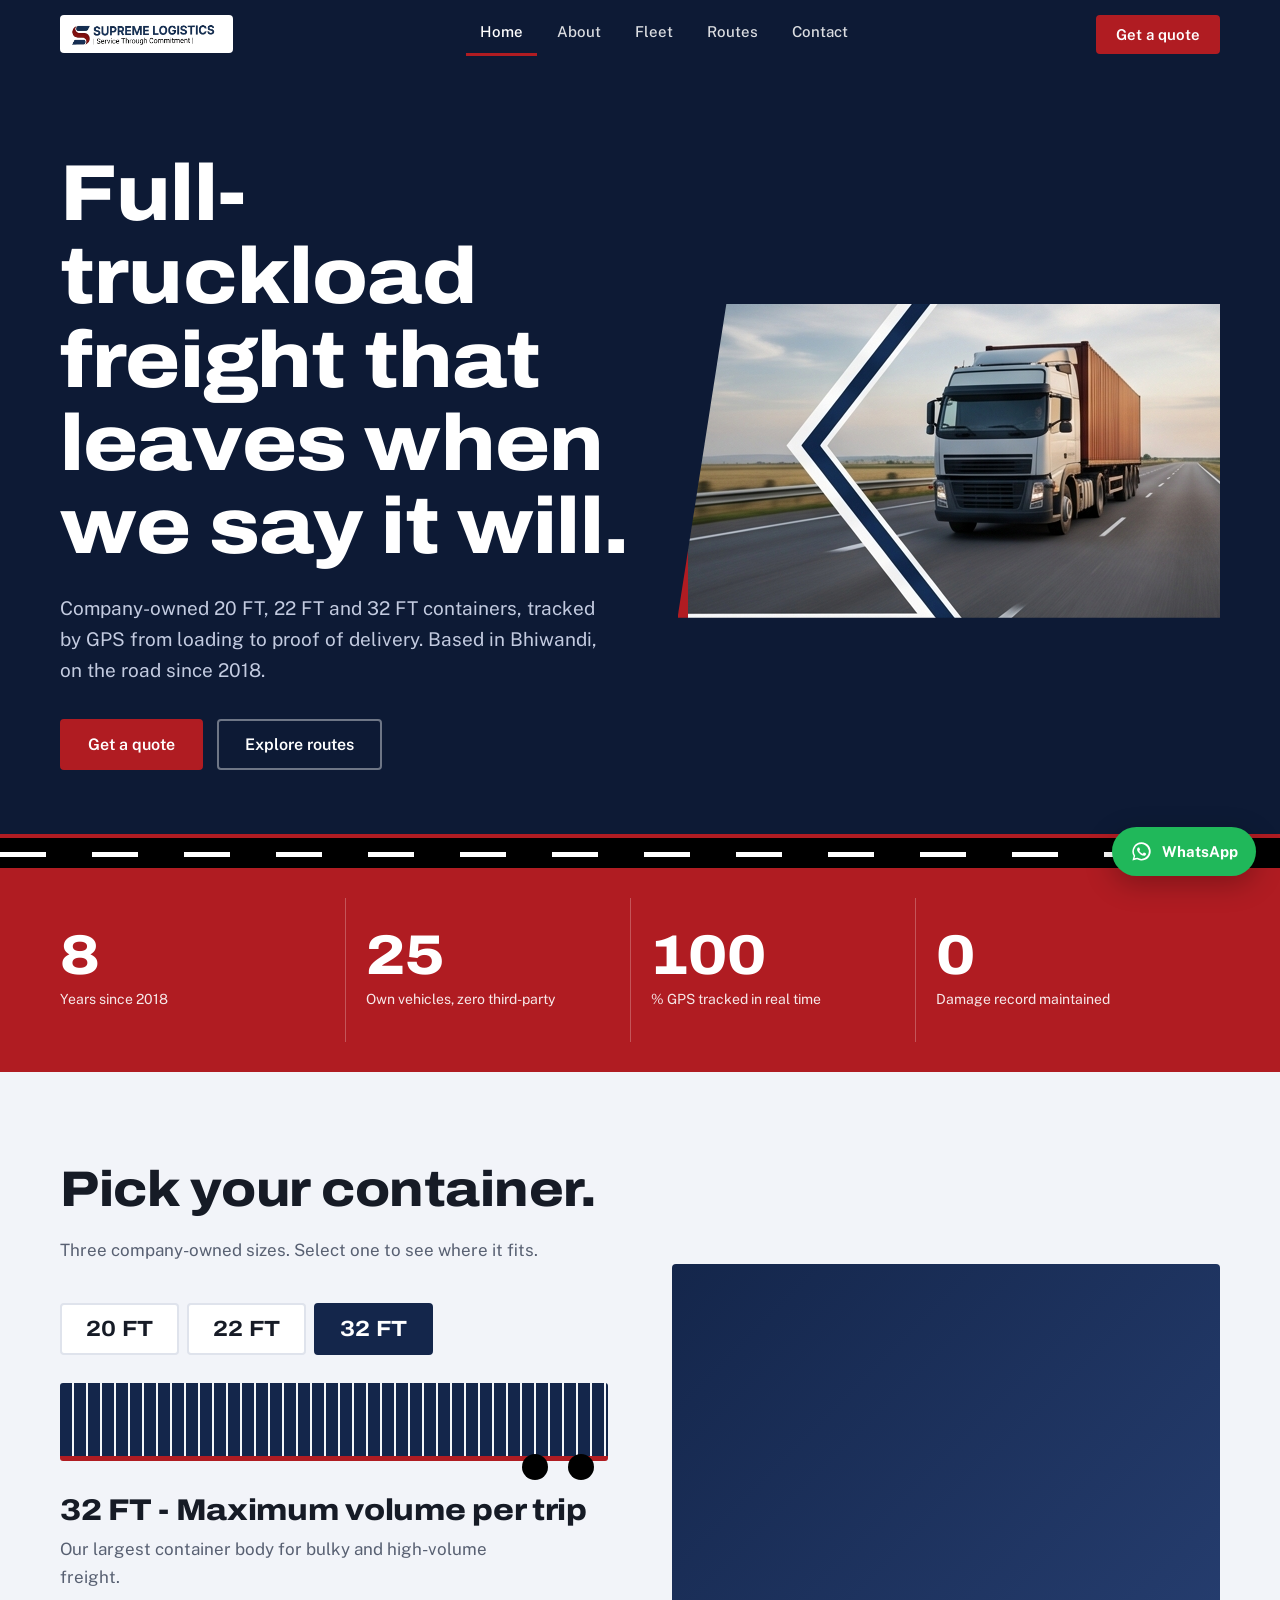
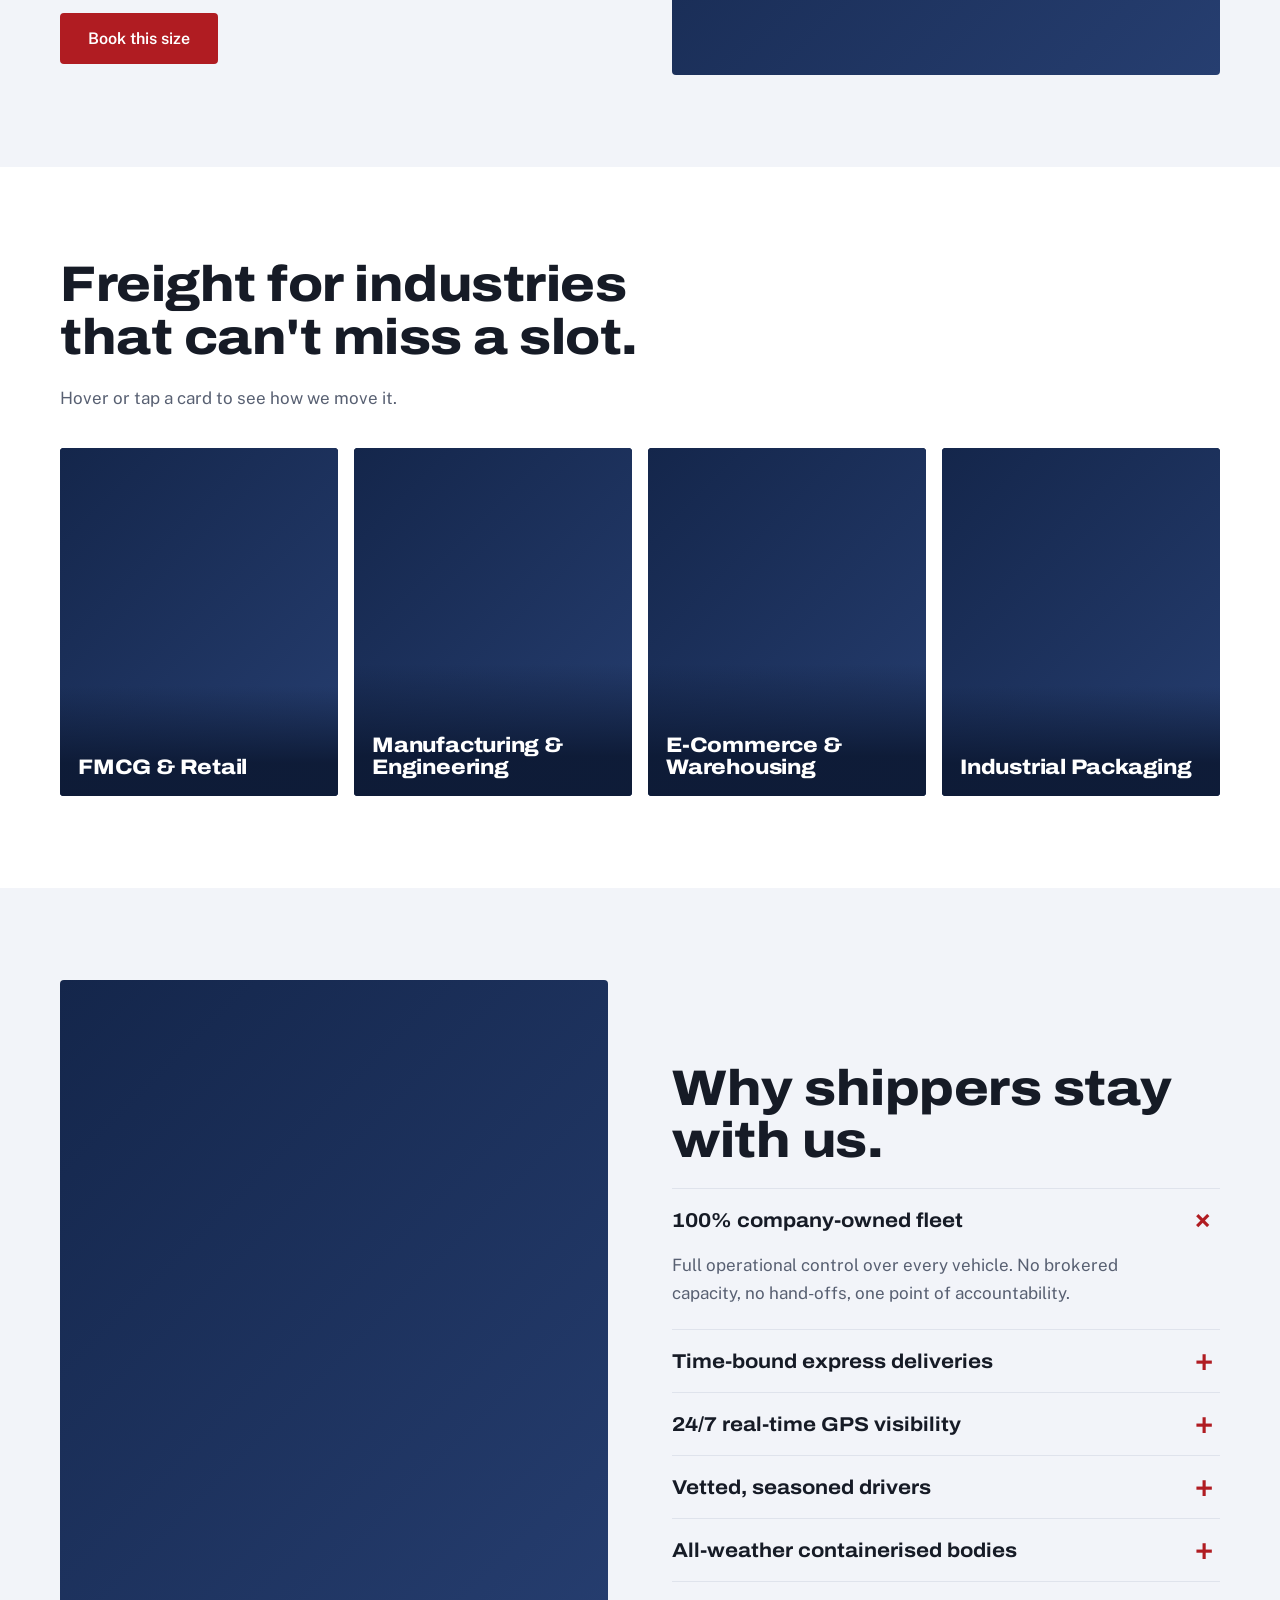
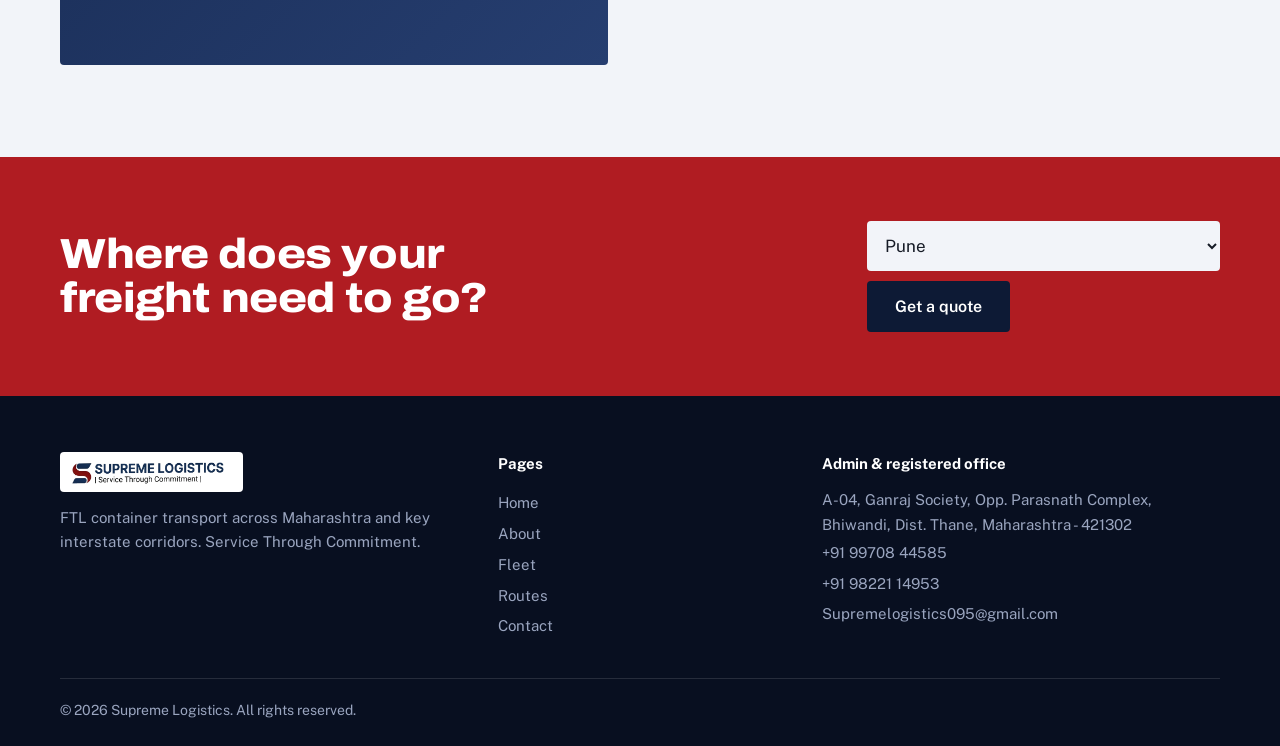
<file: index.html>
<!DOCTYPE html>
<html lang="en"><head><meta charset="utf-8"><meta name="viewport" content="width=device-width, initial-scale=1">
<title>FTL Container Transport, Maharashtra & Interstate | Supreme Logistics</title><meta name="description" content="Company-owned, GPS-tracked 20, 22 and 32 FT container trucks from Bhiwandi across Maharashtra and India.">
<link rel="preconnect" href="https://fonts.googleapis.com"><link rel="preconnect" href="https://fonts.gstatic.com" crossorigin>
<link href="https://fonts.googleapis.com/css2?family=Archivo:wdth,wght@62..125,500..900&family=Public+Sans:wght@400;500;600&display=swap" rel="stylesheet">
<link rel="stylesheet" href="styles.css?v=20261114-3"></head>
<body data-p="index"><div id="hd"></div><main>
<div class="hero"><div class="w"><div><h1>Full-truckload freight that leaves when we say it will.</h1><p>Company-owned 20 FT, 22 FT and 32 FT containers, tracked by GPS from loading to proof of delivery. Based in Bhiwandi, on the road since 2018.</p><div class="cta"><a class="btn" href="contact.html">Get a quote</a><a class="btn ghost" href="routes.html">Explore routes</a></div></div><div class="pic"><img src="assets/truck.png" alt="Supreme Logistics container truck on a highway" width="720" height="314"></div></div><div class="road" aria-hidden="true"></div></div>
<div class="stats"><div class="w"><div><b data-n="8">0</b><span>Years since 2018</span></div><div><b data-n="25">0</b><span>Own vehicles, zero third-party</span></div><div><b data-n="100">0</b><span>% GPS tracked in real time</span></div><div><b data-n="0">0</b><span>Damage record maintained</span></div></div></div>
<section class="soft"><div class="w"><h2>Pick your container.</h2><p class="lead">Three company-owned sizes. Select one to see where it fits.</p><div data-sizes></div></div></section>
<section><div class="w"><h2>Freight for industries that can't miss a slot.</h2><p class="lead">Hover or tap a card to see how we move it.</p><div class="ind">
<div class="card" tabindex="0"><div class="ph r45" data-src="ind-fmcg.jpg" data-cap="Image: ind-fmcg.jpg - packed FMCG cartons being loaded into a container"></div><div class="o"><h3>FMCG &amp; Retail</h3><p>Sealed full loads for consumer goods, on a timetable.</p></div></div>
<div class="card" tabindex="0"><div class="ph r45" data-src="ind-manufacturing.jpg" data-cap="Image: ind-manufacturing.jpg - factory floor with machinery or engineering parts ready to ship"></div><div class="o"><h3>Manufacturing &amp; Engineering</h3><p>Parts and finished equipment, protected in transit.</p></div></div>
<div class="card" tabindex="0"><div class="ph r45" data-src="ind-ecommerce.jpg" data-cap="Image: ind-ecommerce.jpg - warehouse racks and parcels at a fulfilment centre"></div><div class="o"><h3>E-Commerce &amp; Warehousing</h3><p>Scheduled line-haul between warehouses and hubs.</p></div></div>
<div class="card" tabindex="0"><div class="ph r45" data-src="ind-packaging.jpg" data-cap="Image: ind-packaging.jpg - rolls, pallets or industrial packaging material"></div><div class="o"><h3>Industrial Packaging</h3><p>Dry, tamper-free movement of packaging materials.</p></div></div></div></div></section>
<section class="soft"><div class="w two"><div class="ph r45" data-src="driver.jpg" data-cap="Image: driver.jpg - portrait of a uniformed Supreme Logistics driver beside his truck"></div><div><h2>Why shippers stay with us.</h2>
<details open><summary>100% company-owned fleet</summary><p>Full operational control over every vehicle. No brokered capacity, no hand-offs, one point of accountability.</p></details>
<details><summary>Time-bound express deliveries</summary><p>Planned routing and committed departure schedules you can build your own operations around.</p></details>
<details><summary>24/7 real-time GPS visibility</summary><p>Round-the-clock location tracking and full transparency from loading point to final delivery.</p></details>
<details><summary>Vetted, seasoned drivers</summary><p>Trained, background-checked professionals with long-haul experience, behind our zero damage record.</p></details>
<details><summary>All-weather containerised bodies</summary><p>Sealed containers keep consignments dry, secure and tamper-free in every season.</p></details></div></div></section>
<div data-cta></div>
</main><div id="ft"></div><script src="main.js?v=20261114-3"></script></body></html>
</file>
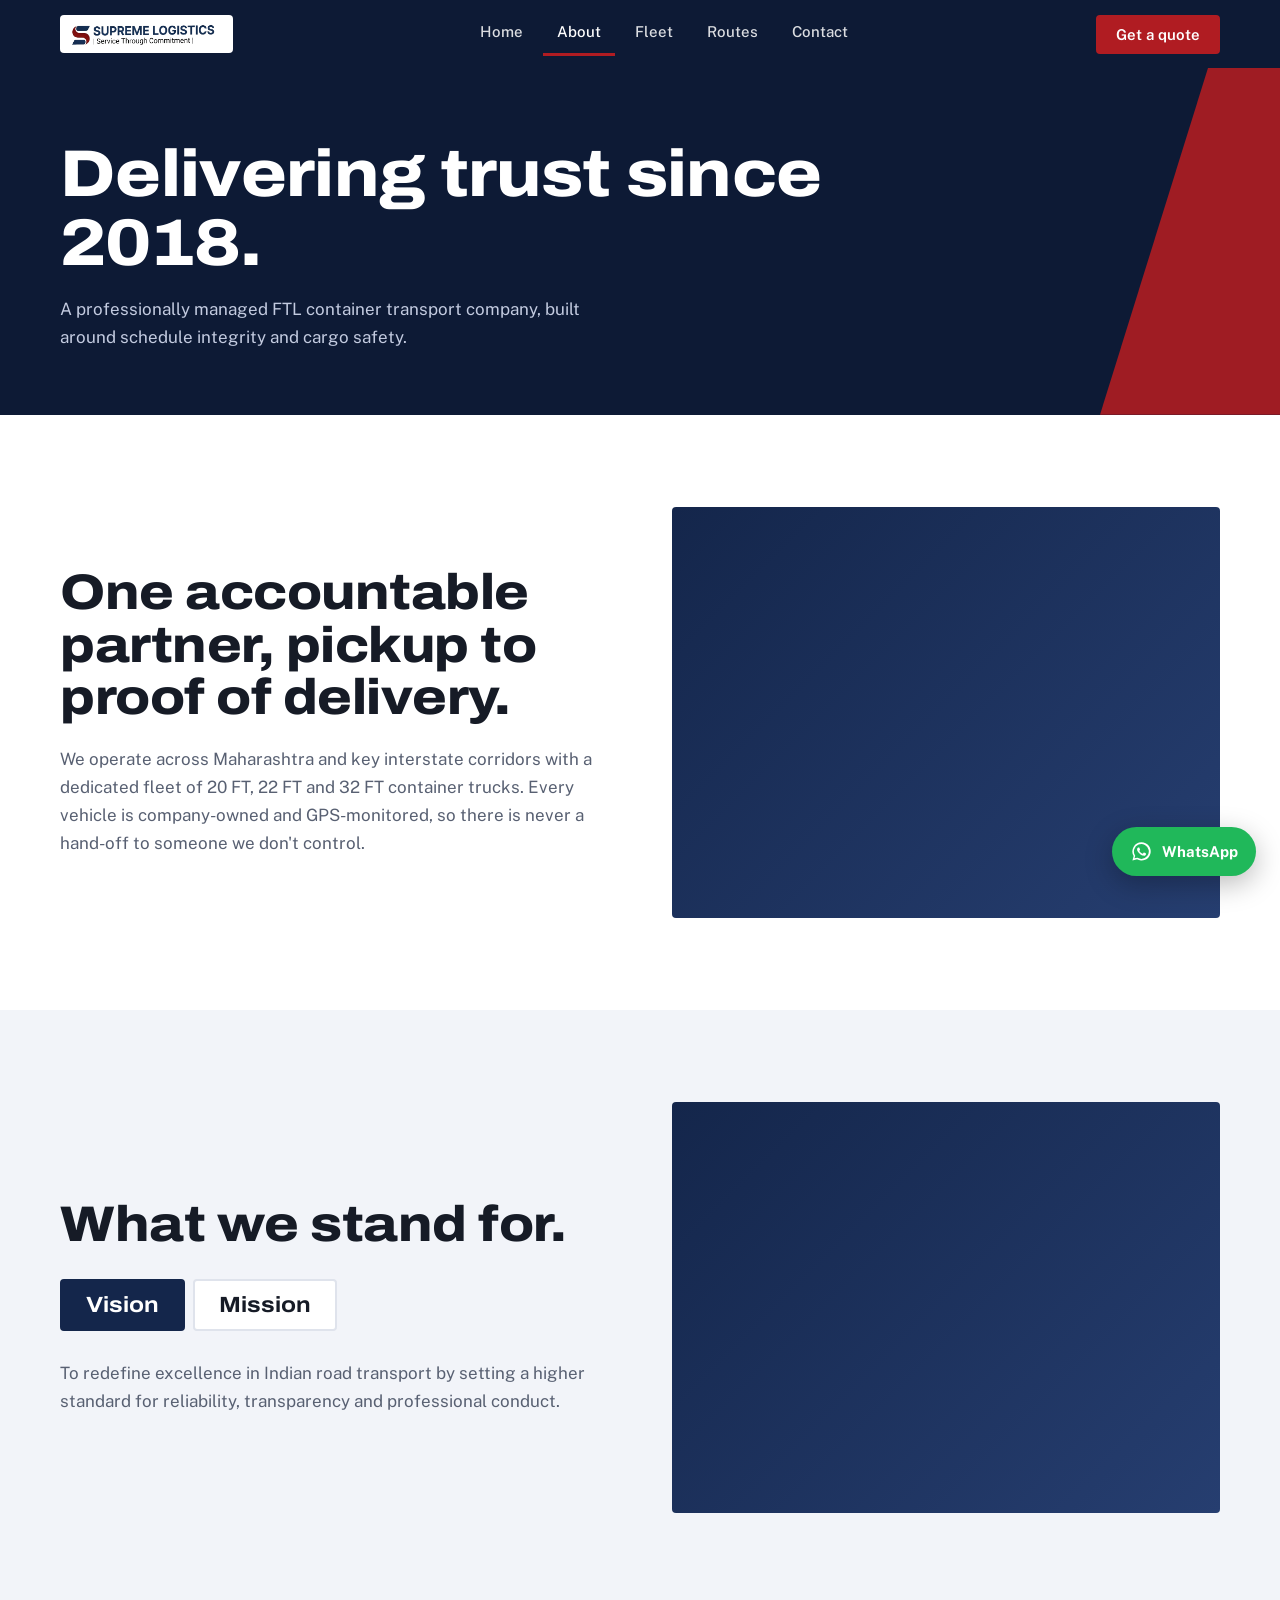
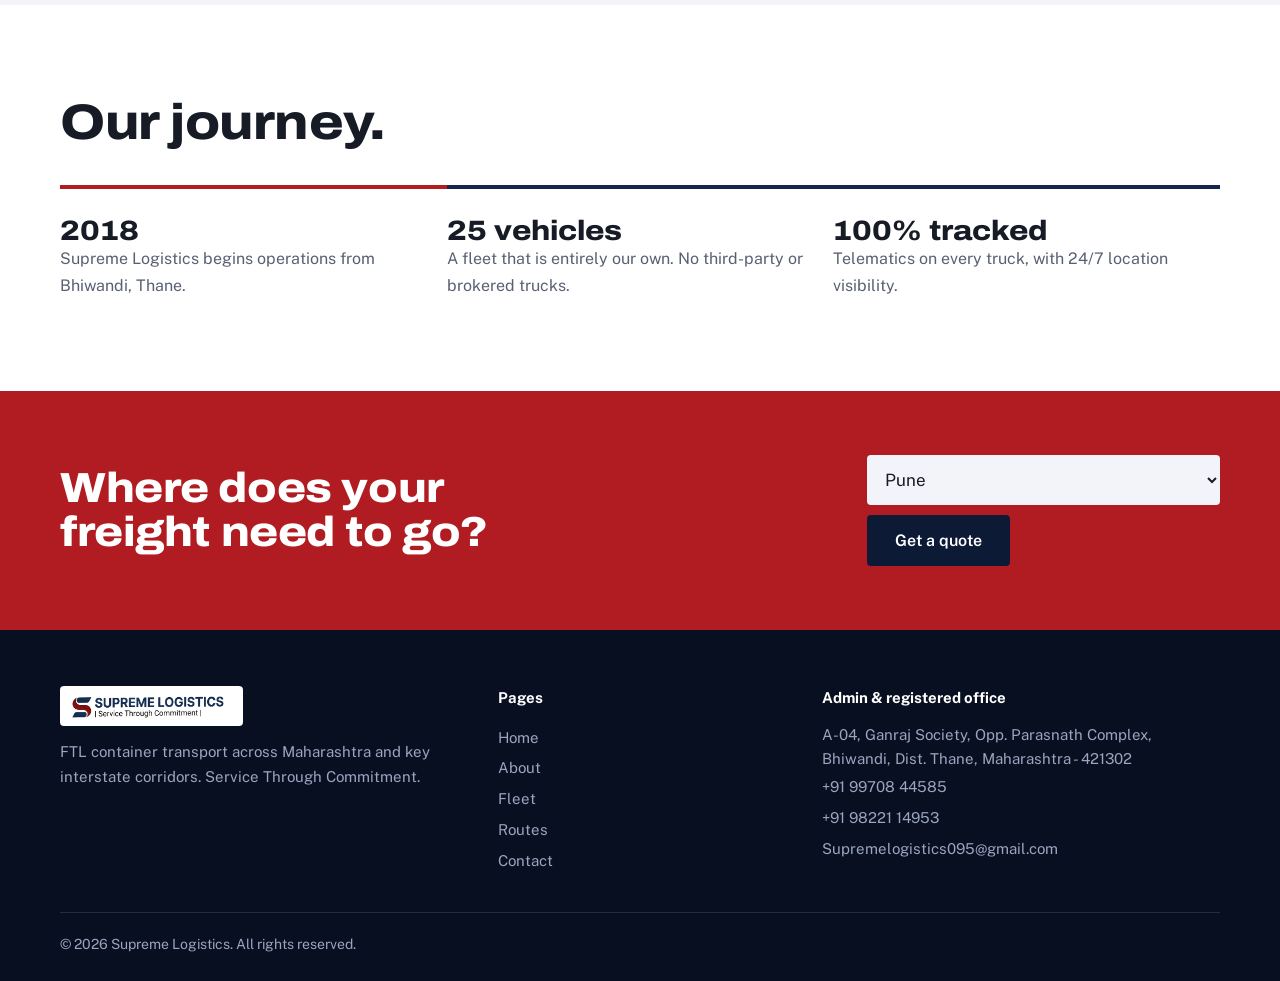
<file: about.html>
<!DOCTYPE html>
<html lang="en"><head><meta charset="utf-8"><meta name="viewport" content="width=device-width, initial-scale=1">
<title>About Us | Supreme Logistics</title><meta name="description" content="Supreme Logistics is a professionally managed FTL container transport company based in Bhiwandi, Maharashtra.">
<link rel="preconnect" href="https://fonts.googleapis.com"><link rel="preconnect" href="https://fonts.gstatic.com" crossorigin>
<link href="https://fonts.googleapis.com/css2?family=Archivo:wdth,wght@62..125,500..900&family=Public+Sans:wght@400;500;600&display=swap" rel="stylesheet">
<link rel="stylesheet" href="styles.css?v=20261114-3"></head>
<body data-p="about"><div id="hd"></div><main>
<div class="band"><div class="w"><h1>Delivering trust since 2018.</h1><p>A professionally managed FTL container transport company, built around schedule integrity and cargo safety.</p></div></div>
<section><div class="w two"><div><h2>One accountable partner, pickup to proof of delivery.</h2><p class="lead">We operate across Maharashtra and key interstate corridors with a dedicated fleet of 20 FT, 22 FT and 32 FT container trucks. Every vehicle is company-owned and GPS-monitored, so there is never a hand-off to someone we don't control.</p></div><div class="ph r43" data-src="about-depot.jpg" data-cap="Image: about-depot.jpg - Bhiwandi yard with the fleet lined up"></div></div></section>
<section class="soft"><div class="w two" data-tabs><div><h2>What we stand for.</h2><div class="tabs" role="tablist"><button role="tab" aria-selected="true">Vision</button><button role="tab" aria-selected="false">Mission</button></div>
<p class="lead" role="tabpanel">To redefine excellence in Indian road transport by setting a higher standard for reliability, transparency and professional conduct.</p>
<p class="lead" role="tabpanel" hidden>To operate with zero-compromise integrity, guarantee on-time departures, and continually modernise our fleet so that every consignment moves exactly as promised.</p></div><div class="ph r43" data-src="about-team.jpg" data-cap="Image: about-team.jpg - management and dispatch team at the Bhiwandi office"></div></div></section>
<section><div class="w"><h2>Our journey.</h2><div class="steps"><div><b>2018</b><p>Supreme Logistics begins operations from Bhiwandi, Thane.</p></div><div><b>25 vehicles</b><p>A fleet that is entirely our own. No third-party or brokered trucks.</p></div><div><b>100% tracked</b><p>Telematics on every truck, with 24/7 location visibility.</p></div></div></div></section>
<div data-cta></div>
</main><div id="ft"></div><script src="main.js?v=20261114-3"></script></body></html>
</file>
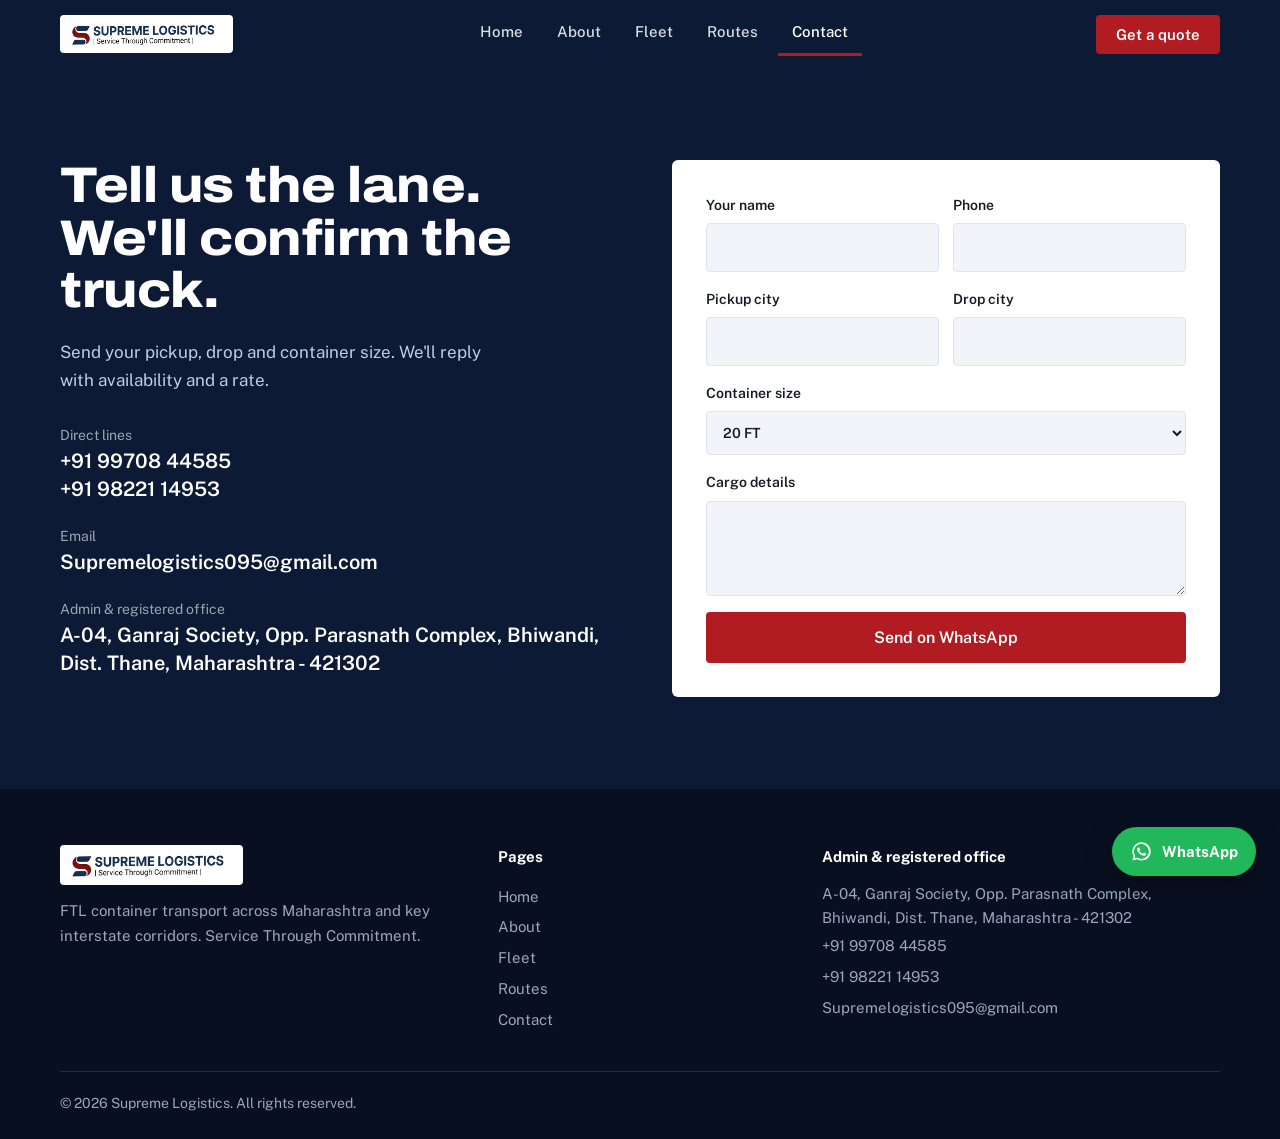
<file: contact.html>
<!DOCTYPE html>
<html lang="en"><head><meta charset="utf-8"><meta name="viewport" content="width=device-width, initial-scale=1">
<title>Contact | Supreme Logistics</title><meta name="description" content="Request a quote from Supreme Logistics, Bhiwandi, Thane. Call +91 99708 44585.">
<link rel="preconnect" href="https://fonts.googleapis.com"><link rel="preconnect" href="https://fonts.gstatic.com" crossorigin>
<link href="https://fonts.googleapis.com/css2?family=Archivo:wdth,wght@62..125,500..900&family=Public+Sans:wght@400;500;600&display=swap" rel="stylesheet">
<link rel="stylesheet" href="styles.css?v=20261114-3"></head>
<body data-p="contact"><div id="hd"></div><main>
<section class="contact"><div class="w two" style="align-items:start"><div><h2>Tell us the lane. We'll confirm the truck.</h2><p style="color:#c3cbe0;max-width:44ch">Send your pickup, drop and container size. We'll reply with availability and a rate.</p><dl><div><dt>Direct lines</dt><dd><a href="tel:+919970844585">+91 99708 44585</a><br><a href="tel:+919822114953">+91 98221 14953</a></dd></div><div><dt>Email</dt><dd><a href="mailto:Supremelogistics095@gmail.com">Supremelogistics095@gmail.com</a></dd></div><div><dt>Admin &amp; registered office</dt><dd>A-04, Ganraj Society, Opp. Parasnath Complex, Bhiwandi, Dist. Thane, Maharashtra - 421302</dd></div></dl></div>
<form class="q" id="q"><div class="r2"><label>Your name<input name="n" required autocomplete="name"></label><label>Phone<input name="p" type="tel" required autocomplete="tel"></label></div><div class="r2"><label>Pickup city<input name="a" required></label><label>Drop city<input name="b" required></label></div><label>Container size<select name="s"><option>20 FT</option><option>22 FT</option><option>32 FT</option><option>Not sure</option></select></label><label>Cargo details<textarea name="c" rows="3"></textarea></label><button class="btn" type="submit">Send on WhatsApp</button></form></div></section>
</main><div id="ft"></div><script src="main.js?v=20261114-3"></script></body></html>
</file>
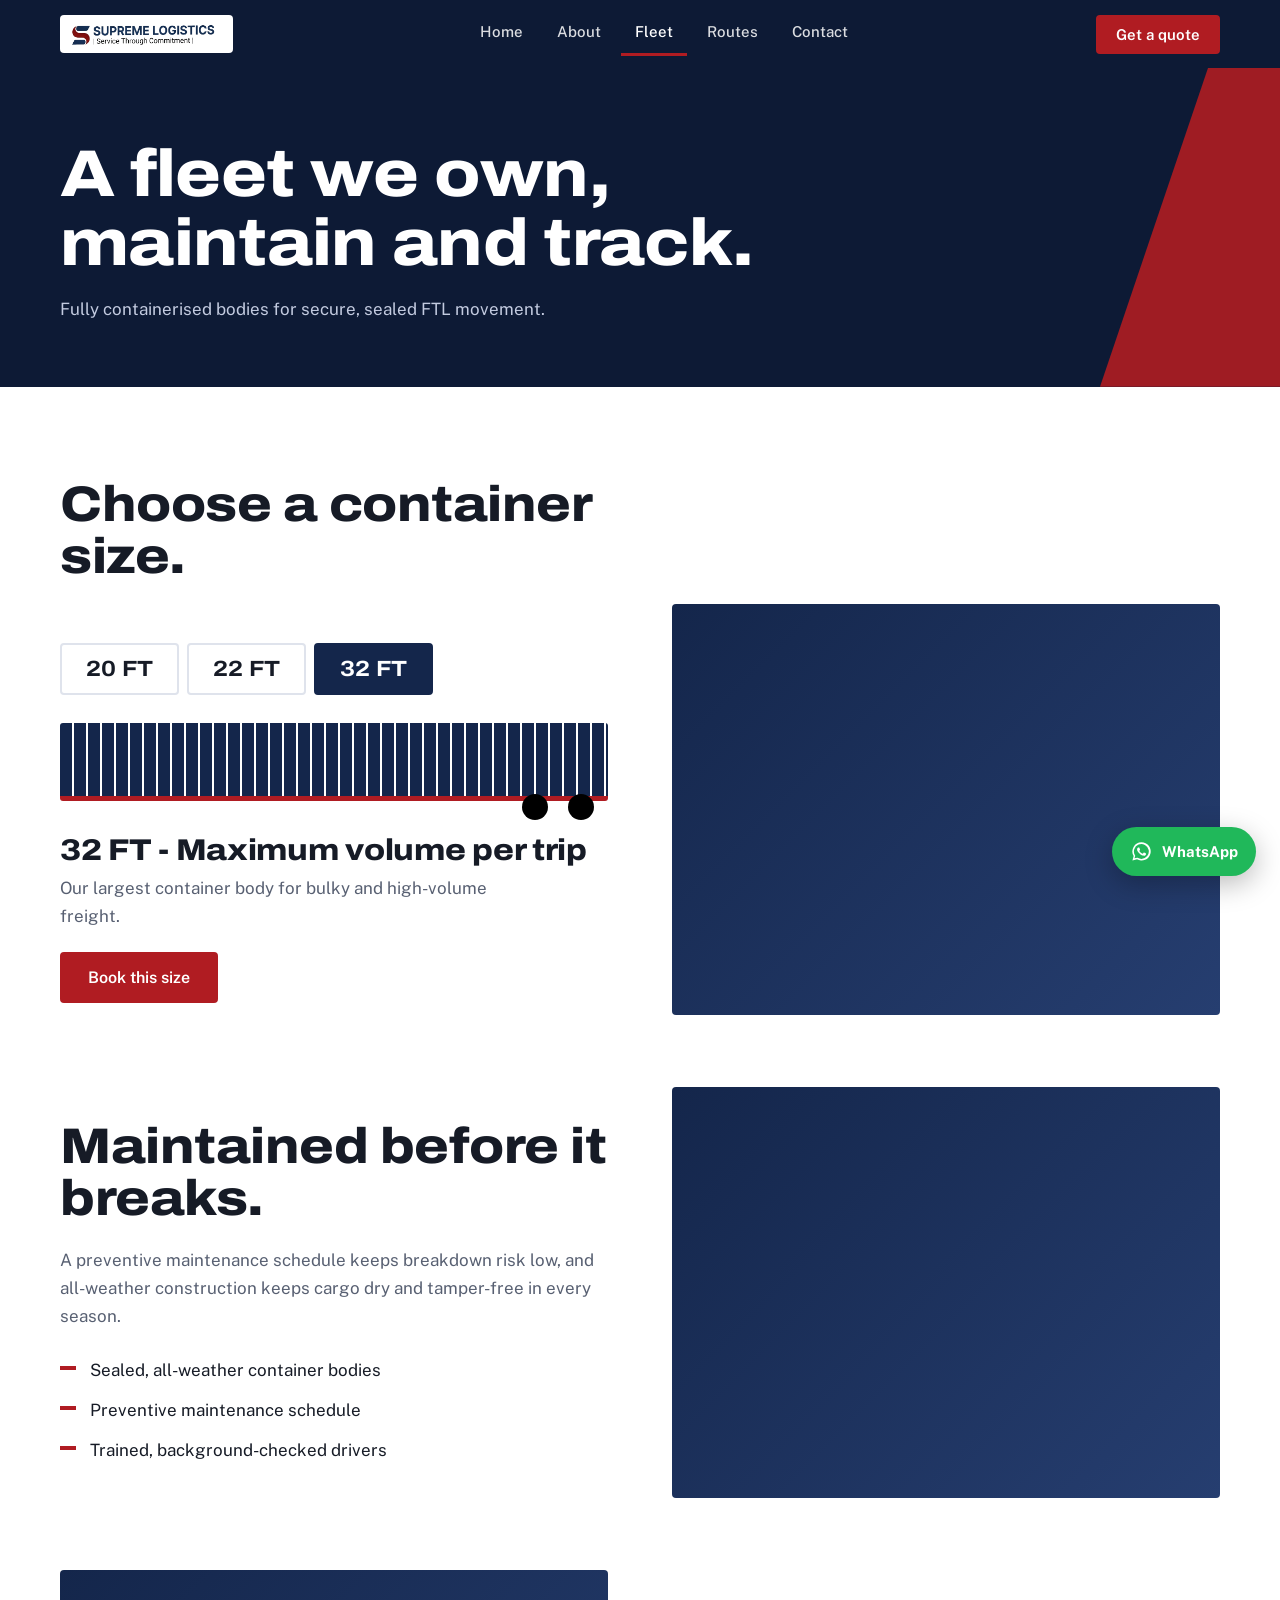
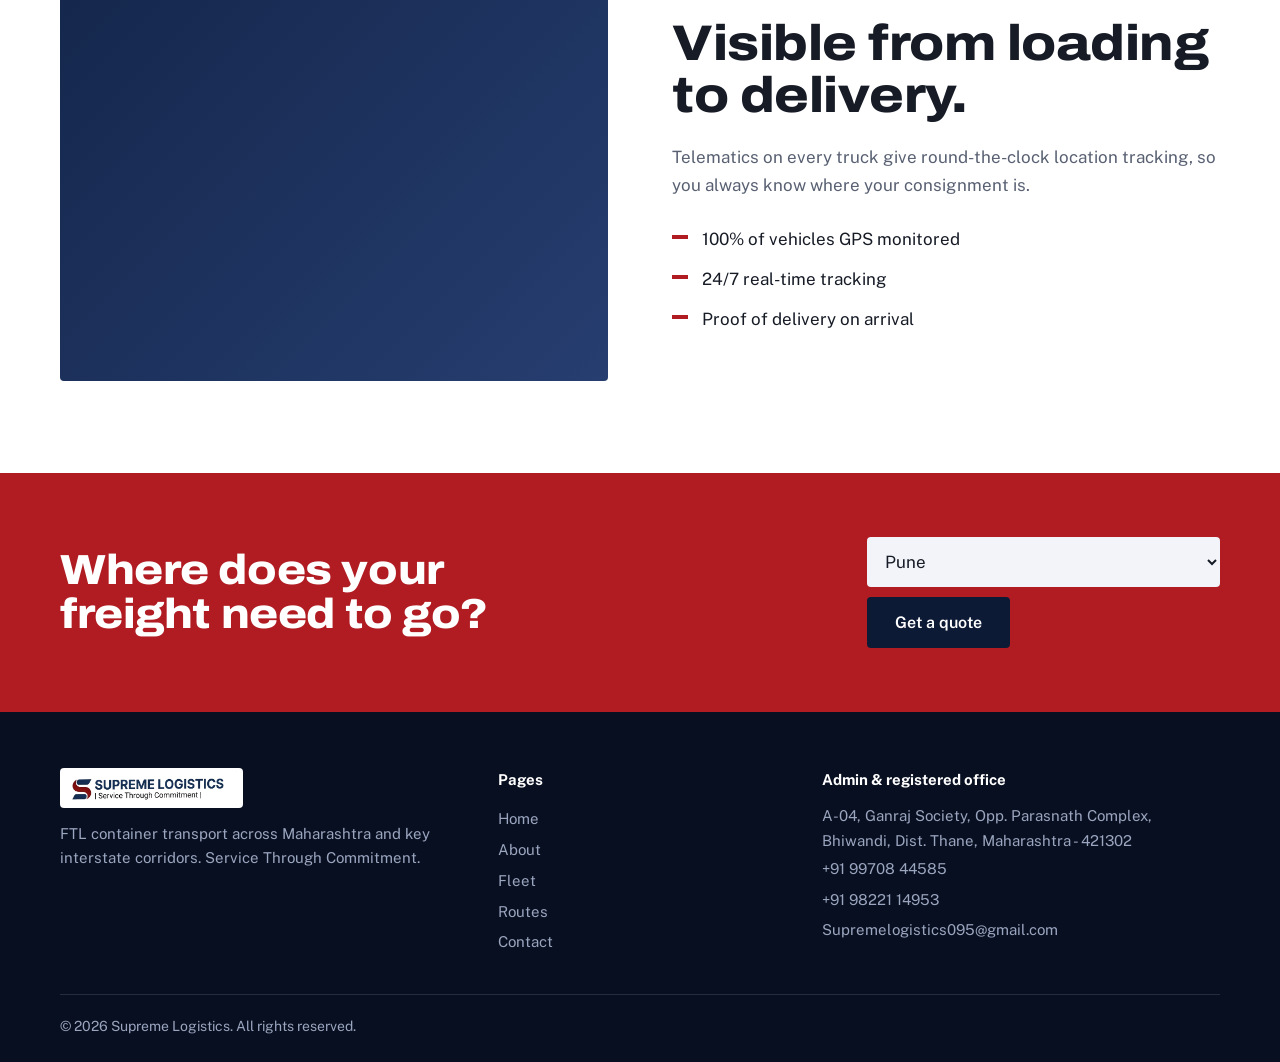
<file: fleet.html>
<!DOCTYPE html>
<html lang="en"><head><meta charset="utf-8"><meta name="viewport" content="width=device-width, initial-scale=1">
<title>Fleet | Supreme Logistics</title><meta name="description" content="20 FT, 22 FT and 32 FT all-weather containerised trucks, 100% company-owned and GPS tracked.">
<link rel="preconnect" href="https://fonts.googleapis.com"><link rel="preconnect" href="https://fonts.gstatic.com" crossorigin>
<link href="https://fonts.googleapis.com/css2?family=Archivo:wdth,wght@62..125,500..900&family=Public+Sans:wght@400;500;600&display=swap" rel="stylesheet">
<link rel="stylesheet" href="styles.css?v=20261114-3"></head>
<body data-p="fleet"><div id="hd"></div><main>
<div class="band"><div class="w"><h1>A fleet we own, maintain and track.</h1><p>Fully containerised bodies for secure, sealed FTL movement.</p></div></div>
<section><div class="w"><h2>Choose a container size.</h2><div data-sizes></div>
<div class="row"><div class="ph r43" data-src="fleet-maintenance.jpg" data-cap="Image: fleet-maintenance.jpg - mechanic servicing a truck in the workshop"></div><div><h2>Maintained before it breaks.</h2><p class="lead">A preventive maintenance schedule keeps breakdown risk low, and all-weather construction keeps cargo dry and tamper-free in every season.</p><ul class="ticks"><li>Sealed, all-weather container bodies</li><li>Preventive maintenance schedule</li><li>Trained, background-checked drivers</li></ul></div></div>
<div class="row"><div class="ph r43" data-src="fleet-gps.jpg" data-cap="Image: fleet-gps.jpg - dispatcher viewing live truck positions on a GPS dashboard"></div><div><h2>Visible from loading to delivery.</h2><p class="lead">Telematics on every truck give round-the-clock location tracking, so you always know where your consignment is.</p><ul class="ticks"><li>100% of vehicles GPS monitored</li><li>24/7 real-time tracking</li><li>Proof of delivery on arrival</li></ul></div></div></div></section>
<div data-cta></div>
</main><div id="ft"></div><script src="main.js?v=20261114-3"></script></body></html>
</file>
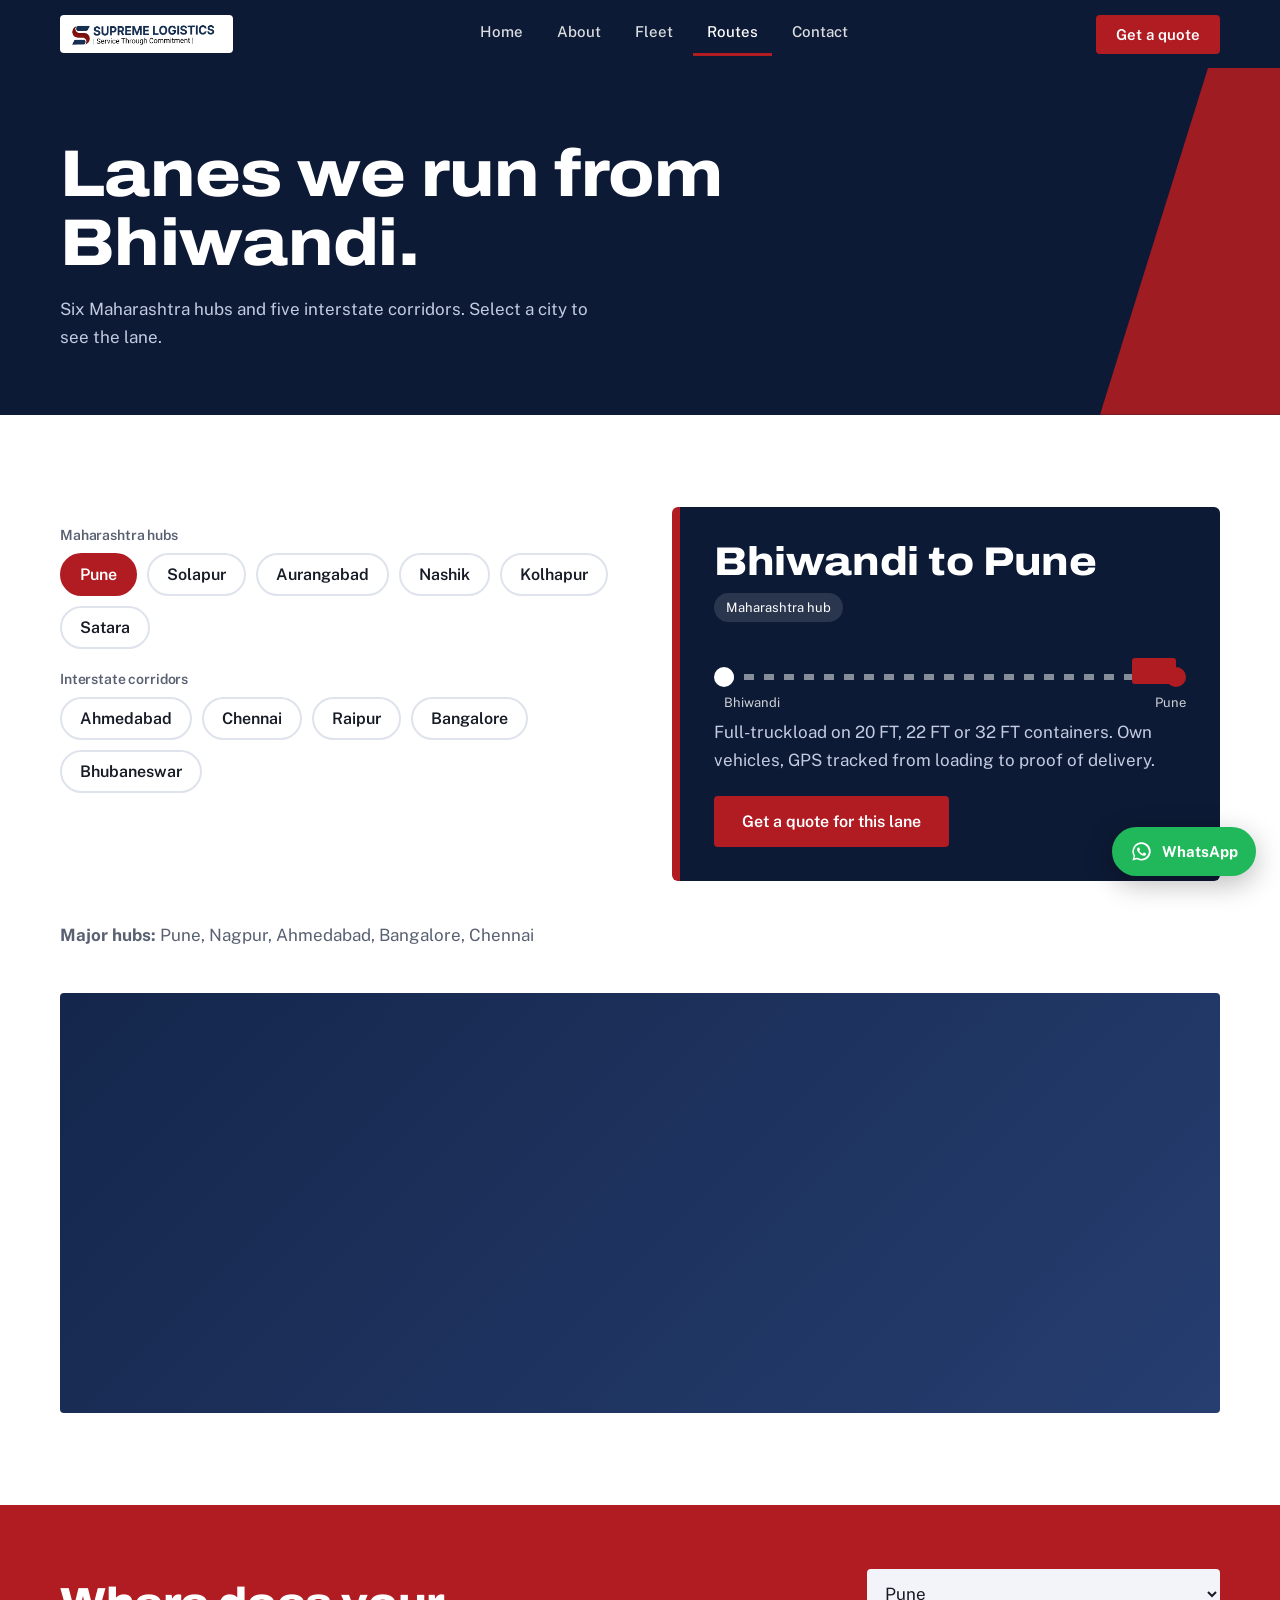
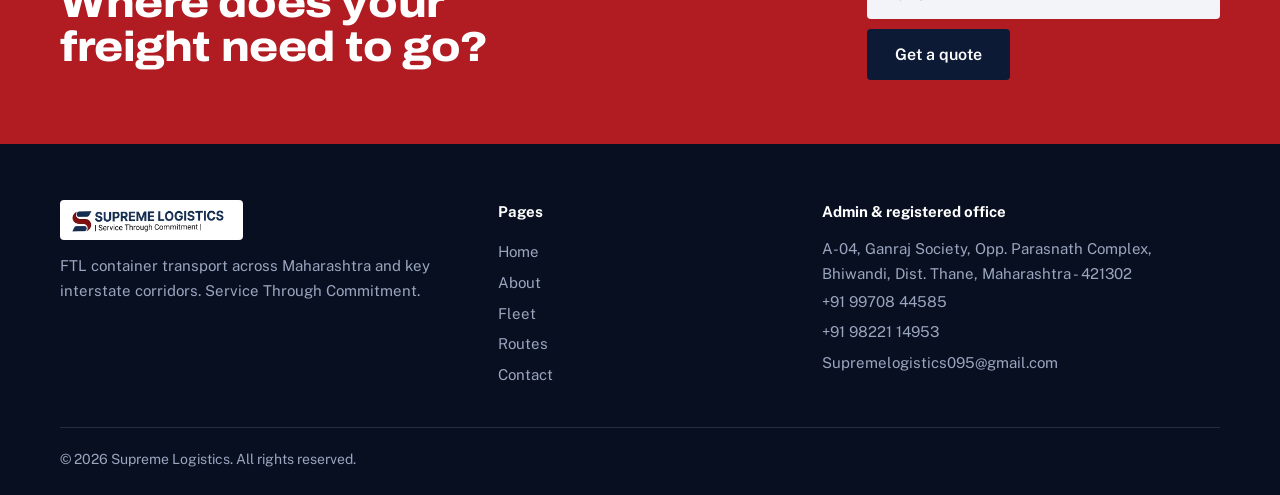
<file: routes.html>
<!DOCTYPE html>
<html lang="en"><head><meta charset="utf-8"><meta name="viewport" content="width=device-width, initial-scale=1">
<title>Routes | Supreme Logistics</title><meta name="description" content="Supreme Logistics routes from Bhiwandi to Pune, Nashik, Ahmedabad, Chennai, Bangalore and more.">
<link rel="preconnect" href="https://fonts.googleapis.com"><link rel="preconnect" href="https://fonts.gstatic.com" crossorigin>
<link href="https://fonts.googleapis.com/css2?family=Archivo:wdth,wght@62..125,500..900&family=Public+Sans:wght@400;500;600&display=swap" rel="stylesheet">
<link rel="stylesheet" href="styles.css?v=20261114-3"></head>
<body data-p="routes"><div id="hd"></div><main>
<div class="band"><div class="w"><h1>Lanes we run from Bhiwandi.</h1><p>Six Maharashtra hubs and five interstate corridors. Select a city to see the lane.</p></div></div>
<section><div class="w"><div data-routes></div><p class="lead" style="margin-top:40px"><b>Major hubs:</b> Pune, Nagpur, Ahmedabad, Bangalore, Chennai</p><div class="ph r169" data-src="routes-banner.jpg" data-cap="Image: routes-banner.jpg - wide highway or ghat road with a container truck" style="margin-top:44px;max-height:420px"></div></div></section>
<div data-cta></div>
</main><div id="ft"></div><script src="main.js?v=20261114-3"></script></body></html>
</file>
<file: styles.css>
:root{--navy:#14264b;--navy2:#0d1a35;--red:#b01c22;--ink:#161b26;--mut:#586072;--bg:#fff;--soft:#f2f4f9;--line:#dfe3ec}
@media(prefers-color-scheme:dark){:root{--bg:#0d1424;--soft:#141d33;--ink:#eef1f8;--mut:#a7b0c4;--line:#253150;--navy:#24407f;--red:#d8343a}}
*{box-sizing:border-box;margin:0}html{scroll-behavior:smooth}
body{font:400 17px/1.65 "Public Sans",system-ui,sans-serif;color:var(--ink);background:var(--bg)}
h1,h2,h3,.disp{font-family:Archivo,sans-serif;font-stretch:112%;font-weight:800;line-height:1.05;letter-spacing:-.01em}
a{color:inherit}img{max-width:100%;display:block}:focus-visible{outline:3px solid var(--red);outline-offset:3px}
.w{width:min(1160px,100% - 40px);margin-inline:auto}section{padding:92px 0}
h2{font-size:clamp(30px,4.4vw,50px);margin-bottom:20px;max-width:19ch}.lead{color:var(--mut);max-width:60ch}.soft{background:var(--soft)}
.btn{display:inline-block;padding:14px 26px;border-radius:4px;font:600 16px "Public Sans";text-decoration:none;background:var(--red);color:#fff;border:2px solid var(--red);cursor:pointer;transition:transform .15s}
.btn:hover{transform:translateY(-2px)}.btn.ghost{background:none;border-color:#ffffff66}
header{position:sticky;top:0;z-index:20;background:var(--navy2);color:#fff}
header .w{display:flex;align-items:center;justify-content:space-between;min-height:68px;gap:20px;flex-wrap:wrap}
header img{height:38px;background:#fff;padding:4px 8px;border-radius:4px}
nav{display:flex;gap:6px;font-size:15px;font-weight:500}nav a{text-decoration:none;padding:8px 14px;border-bottom:3px solid transparent;opacity:.85}nav a:hover,nav a.on{opacity:1;border-color:var(--red)}
header .btn{padding:9px 18px;font-size:15px}
.ph{background:#1b2b52 repeating-linear-gradient(135deg,#ffffff0f 0 14px,transparent 14px 28px) center/cover;position:relative;display:grid;place-items:center;color:#cbd5ee;border-radius:4px;overflow:hidden;width:100%}
.ph .cap{font:500 13px/1.45 "Public Sans";text-align:center;padding:14px;border:2px dashed #ffffff55;margin:14px;border-radius:4px;max-width:90%}.ph.ok .cap{display:none}
.r43{aspect-ratio:4/3}.r45{aspect-ratio:4/5}.r169{aspect-ratio:16/9}
.hero{background:var(--navy2);color:#fff;padding:84px 0 0;overflow:hidden}
.hero .w{display:grid;grid-template-columns:1.05fr 1fr;gap:48px;align-items:center}
.hero h1{font-size:clamp(40px,6.2vw,82px);margin-bottom:24px}.hero p{color:#c3cbe0;max-width:46ch;margin-bottom:32px;font-size:19px}
.cta{display:flex;gap:14px;flex-wrap:wrap}
.pic{border-left:10px solid var(--red);clip-path:polygon(9% 0,100% 0,100% 100%,0 100%);animation:in 1.1s cubic-bezier(.2,.8,.2,1) both}
.pic img{width:100%;aspect-ratio:720/500;object-fit:cover;object-position:75% 50%}
@keyframes in{from{transform:translateX(90px);opacity:0}}
.road{height:34px;margin-top:64px;background:#000;position:relative;border-top:4px solid var(--red)}
.road:after{content:"";position:absolute;inset:14px 0 auto;height:5px;background:repeating-linear-gradient(90deg,#fff 0 46px,transparent 46px 92px);animation:dash 1.6s linear infinite}
@keyframes dash{to{background-position:-92px 0}}
.band{background:var(--navy2);color:#fff;padding:72px 0 64px;position:relative;overflow:hidden}.band h1{font-size:clamp(36px,5.4vw,66px);max-width:17ch}.band p{color:#c3cbe0;margin-top:16px;max-width:54ch}
.band:after{content:"";position:absolute;right:-60px;top:0;bottom:0;width:240px;background:var(--red);clip-path:polygon(45% 0,100% 0,100% 100%,0 100%);opacity:.9}
.stats{background:var(--red);color:#fff}.stats .w{display:grid;grid-template-columns:repeat(4,1fr)}
.stats div{padding:30px 20px;border-left:1px solid #ffffff40}.stats div:first-child{border:0;padding-left:0}
.stats b{display:block;font:800 clamp(34px,4.5vw,56px)/1 Archivo;font-stretch:112%}.stats span{font-size:14px;opacity:.9}
.two{display:grid;grid-template-columns:1fr 1fr;gap:64px;align-items:center}
.tabs{display:flex;gap:8px;margin:28px 0;flex-wrap:wrap}
.tabs button{font:700 22px Archivo;font-stretch:112%;padding:12px 24px;border:2px solid var(--line);background:var(--bg);color:var(--ink);border-radius:4px;cursor:pointer}
.tabs button[aria-selected=true]{background:var(--navy);border-color:var(--navy);color:#fff}
.cont{height:78px;background:repeating-linear-gradient(90deg,var(--navy) 0 12px,#ffffff30 12px 14px);border-radius:3px;position:relative;transition:width .5s cubic-bezier(.2,.8,.2,1);margin:26px 0 34px;border-bottom:5px solid var(--red)}
.cont:after{content:"";position:absolute;right:14px;bottom:-24px;width:26px;height:26px;border-radius:50%;background:#000;box-shadow:-46px 0 #000}
.panel h3{font-size:30px;margin-bottom:8px}.panel p{color:var(--mut);margin-bottom:22px;max-width:44ch}
.ind{display:grid;grid-template-columns:repeat(4,1fr);gap:16px;margin-top:36px}
.card{position:relative;overflow:hidden;border-radius:4px;color:#fff;background:var(--navy2)}
.card .ph{border-radius:0}.card .o{position:absolute;inset:auto 0 0;padding:70px 18px 18px;background:linear-gradient(transparent,#0d1a35f2 70%);pointer-events:none}
.card h3{font-size:21px}.card p{font-size:14px;line-height:1.45;max-height:0;opacity:0;overflow:hidden;transition:.35s;color:#d3dbee}
.card:hover p,.card:focus-within p,.card:focus p{max-height:90px;opacity:1;margin-top:8px}
details{border-top:1px solid var(--line)}details:last-child{border-bottom:1px solid var(--line)}
summary{list-style:none;cursor:pointer;padding:20px 40px 20px 0;font:700 20px Archivo;font-stretch:110%;position:relative}summary::-webkit-details-marker{display:none}
summary:after{content:"+";position:absolute;right:6px;top:14px;font-size:30px;color:var(--red);transition:transform .25s}details[open] summary:after{transform:rotate(45deg)}
details p{color:var(--mut);padding:0 40px 22px 0}
.ticks{list-style:none;padding:0;margin-top:26px;display:grid;gap:12px}.ticks li{padding-left:30px;position:relative}.ticks li:before{content:"";position:absolute;left:0;top:.6em;width:16px;height:4px;background:var(--red)}
.row{display:grid;grid-template-columns:1fr 1fr;gap:64px;align-items:center;margin-top:72px}.row:nth-of-type(even)>:first-child{order:2}
.steps{display:grid;grid-template-columns:repeat(3,1fr);margin-top:36px}.steps div{padding:26px 26px 0 0;border-top:4px solid var(--navy)}.steps div:first-child{border-color:var(--red)}.steps b{font:800 28px Archivo;font-stretch:112%;display:block}.steps p{color:var(--mut);font-size:16px}
.chips{display:flex;flex-wrap:wrap;gap:10px;margin:8px 0 22px}.chips h3{width:100%;font:600 14px "Public Sans";color:var(--mut);margin-top:12px}
.chips button{font:600 16px "Public Sans";padding:10px 18px;border-radius:40px;border:2px solid var(--line);background:var(--bg);color:var(--ink);cursor:pointer;transition:.15s}
.chips button:hover{border-color:var(--navy)}.chips button[aria-pressed=true]{background:var(--red);border-color:var(--red);color:#fff}
.lane{background:var(--navy2);color:#fff;padding:34px;border-radius:6px;border-left:8px solid var(--red)}
.lane h3{font-size:clamp(26px,3.4vw,40px)}.lane small{display:inline-block;margin:10px 0 18px;padding:4px 12px;background:#ffffff1f;border-radius:30px;font-size:13px}.lane p{color:#c3cbe0;margin-bottom:22px}
.line{position:relative;height:6px;margin:34px 10px 38px;background:repeating-linear-gradient(90deg,#ffffff80 0 10px,transparent 10px 20px)}
.line:before,.line:after{content:"";position:absolute;top:-7px;width:20px;height:20px;border-radius:50%;background:#fff}.line:before{left:-10px}.line:after{right:-10px;background:var(--red)}
.line i{position:absolute;top:-16px;left:0;width:44px;height:26px;background:var(--red);border-radius:3px;animation:go 2.4s cubic-bezier(.5,0,.3,1) forwards}
.line span{position:absolute;top:18px;font-size:13px;opacity:.8}.line span+span{right:-10px}
@keyframes go{to{left:calc(100% - 44px)}}
.cb{background:var(--red);color:#fff;padding:64px 0}.cb .w{display:flex;justify-content:space-between;align-items:center;gap:30px;flex-wrap:wrap}.cb h2{margin:0;max-width:16ch;font-size:clamp(28px,3.6vw,42px)}
.cb form{display:flex;gap:10px;flex-wrap:wrap}.cb select{font:inherit;padding:14px;border-radius:4px;border:0;min-width:200px}.cb .btn{background:var(--navy2);border-color:var(--navy2)}
.contact{background:var(--navy2);color:#fff}.contact h2{max-width:14ch}.contact dl{display:grid;gap:22px;margin-top:30px}
.contact dt{font-size:14px;color:#ffffff99}.contact dd{font:600 20px/1.4 "Public Sans"}.contact dd a{text-decoration:none}
form.q{background:var(--bg);color:var(--ink);padding:34px;border-radius:6px;display:grid;gap:16px}
label{font-size:14px;font-weight:600;display:grid;gap:6px}
input,select,textarea{font:inherit;padding:12px;border:1.5px solid var(--line);border-radius:4px;background:var(--soft);color:var(--ink);width:100%}
.r2{display:grid;grid-template-columns:1fr 1fr;gap:14px}
footer{background:#080f20;color:#9aa5bf;padding:56px 0 24px;font-size:15px}
footer .g{display:grid;grid-template-columns:1.4fr 1fr 1.4fr;gap:40px}footer h4{color:#fff;margin-bottom:12px}footer a{display:block;text-decoration:none;padding:3px 0}footer a:hover{color:#fff}
footer .c{border-top:1px solid #ffffff1f;margin-top:36px;padding-top:20px;font-size:14px}
@media(max-width:900px){.hero .w,.two,.row,footer .g{grid-template-columns:1fr;gap:34px}.stats .w,.ind{grid-template-columns:1fr 1fr}.steps{grid-template-columns:1fr}section{padding:64px 0}.hero{padding-top:52px}.row:nth-of-type(even)>:first-child{order:0}
nav{order:3;width:100%;overflow-x:auto;padding-bottom:8px}.stats div:nth-child(3){border-left:0;padding-left:0}.band:after{display:none}.card p{max-height:90px;opacity:1;margin-top:8px}.r2{grid-template-columns:1fr}}
@media(prefers-reduced-motion:reduce){*{animation:none!important;scroll-behavior:auto;transition:none!important}.line i{left:calc(100% - 44px)}}

/* Floating WhatsApp contact button */
.wa-float{position:fixed;right:24px;bottom:24px;z-index:60;display:flex;align-items:center;gap:9px;padding:13px 18px;border-radius:999px;background:#20b85a;color:#fff;text-decoration:none;font:700 15px/1 "Public Sans",system-ui,sans-serif;box-shadow:0 8px 28px #0004;transition:transform .18s,box-shadow .18s}
.wa-float:hover{transform:translateY(-3px);box-shadow:0 12px 32px #0005}
.wa-float svg{width:23px;height:23px;flex:none}
@media(max-width:600px){.wa-float{right:16px;bottom:16px;padding:13px;border-radius:50%}.wa-float span{display:none}.wa-float svg{width:26px;height:26px}}
</file>
